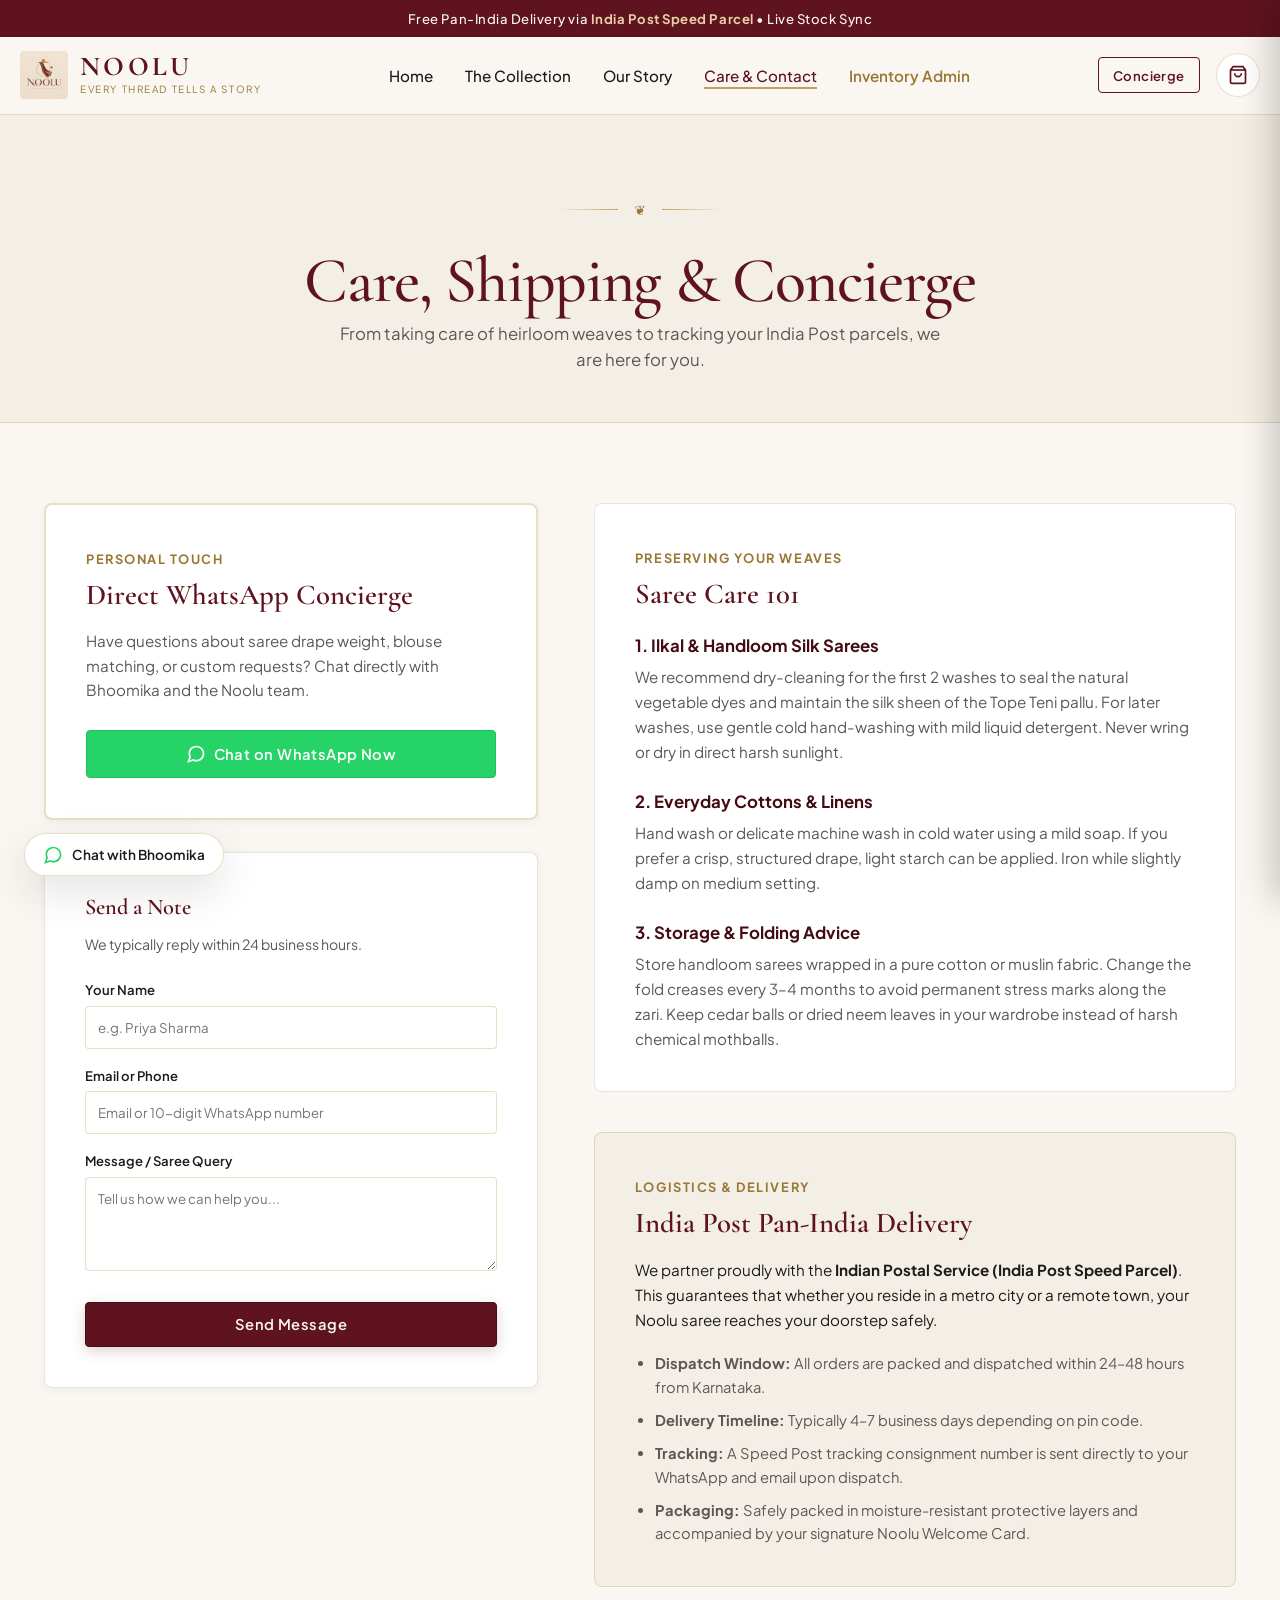
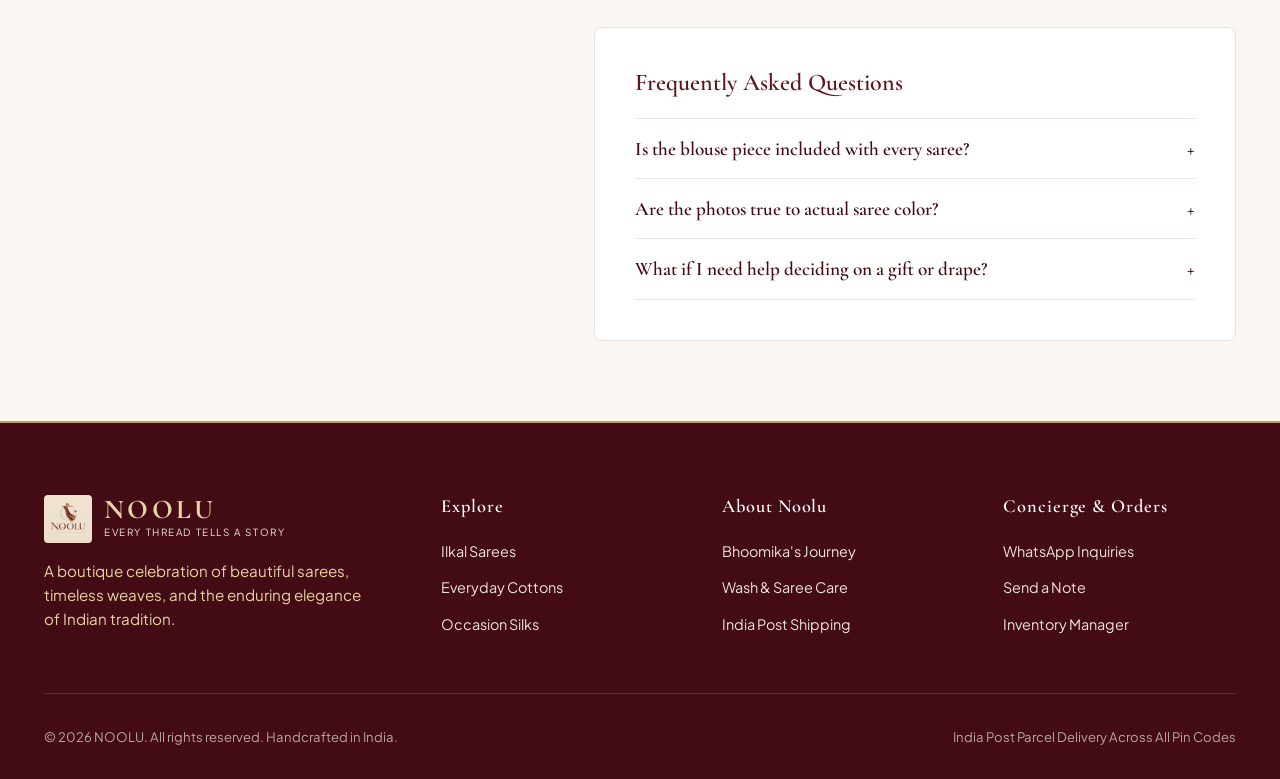
<file: contact.html>
<!DOCTYPE html>
<html lang="en">
<head>
  <meta charset="UTF-8">
  <meta name="viewport" content="width=device-width, initial-scale=1.0">
  <title>Saree Care & Concierge Contact — NOOLU</title>
  <meta name="description" content="Saree wash and preservation tips, India Post parcel information, and direct WhatsApp concierge assistance for Noolu sarees.">
  <link rel="stylesheet" href="assets/css/style.css">
</head>
<body>

  <!-- Top Announcement Ribbon -->
  <div class="announcement-bar">
    <span>Free Pan-India Delivery via <strong>India Post Speed Parcel</strong> • Live Stock Sync</span>
  </div>

  <!-- Header Navigation -->
  <header class="site-header">
    <div class="container header-inner">
      <a href="index.html" class="brand-logo-wrap">
        <img src="assets/images/noolu-logo.jpg" alt="Noolu" class="brand-logo-img">
        <div class="brand-logo-text">
          <span class="brand-logo-name">NOOLU</span>
          <span class="brand-logo-tagline">Every thread tells a story</span>
        </div>
      </a>

      <nav>
        <ul class="nav-links">
          <li><a href="index.html">Home</a></li>
          <li><a href="shop.html">The Collection</a></li>
          <li><a href="story.html">Our Story</a></li>
          <li><a href="contact.html" class="active">Care & Contact</a></li>
          <li><a href="admin.html" style="color: var(--gold-dark); font-weight: 600;">Inventory Admin</a></li>
        </ul>
      </nav>

      <div class="header-actions">
        <button class="btn btn-sm btn-outline" onclick="openWhatsAppInquiry()">Concierge</button>
        <button class="btn-icon js-open-cart" aria-label="Shopping Bag">
          <svg width="20" height="20" viewBox="0 0 24 24" fill="none" stroke="currentColor" stroke-width="2">
            <path d="M6 2L3 6v14a2 2 0 0 0 2 2h14a2 2 0 0 0 2-2V6l-3-4z"></path>
            <line x1="3" y1="6" x2="21" y2="6"></line>
            <path d="M16 10a4 4 0 0 1-8 0"></path>
          </svg>
          <span class="cart-count-badge" style="display: none;">0</span>
        </button>

        <button class="btn-icon mobile-menu-btn" aria-label="Toggle Menu">
          <svg width="22" height="22" viewBox="0 0 24 24" fill="none" stroke="currentColor" stroke-width="2"><line x1="3" y1="12" x2="21" y2="12"></line><line x1="3" y1="6" x2="21" y2="6"></line><line x1="3" y1="18" x2="21" y2="18"></line></svg>
        </button>
      </div>
    </div>
  </header>

  <!-- Hero Header -->
  <section style="background: var(--cream); padding: 4rem 0 3rem 0; border-bottom: 1px solid var(--border-gold); text-align: center;">
    <div class="container container-narrow">
      <div class="ornament-divider">
        <span class="ornament-icon">❦</span>
      </div>
      <h1 class="display-title" style="color: var(--maroon);">Care, Shipping & Concierge</h1>
      <p class="section-subtitle" style="margin-bottom: 0;">
        From taking care of heirloom weaves to tracking your India Post parcels, we are here for you.
      </p>
    </div>
  </section>

  <!-- Two Column Content: Contact & WhatsApp on Left, Care & FAQs on Right -->
  <main style="padding: 5rem 0; background: var(--ivory);">
    <div class="container">
      <div style="display: grid; grid-template-columns: 1fr 1.3fr; gap: 3.5rem; align-items: start;">
        
        <!-- Left: Direct Concierge & Contact Form -->
        <div style="display: flex; flex-direction: column; gap: 2rem;">
          
          <div style="background: var(--white); border: 2px solid var(--border-gold); border-radius: var(--radius-md); padding: 2.5rem; box-shadow: var(--shadow-sm);">
            <span style="font-size: 0.8rem; font-weight: 700; letter-spacing: 0.12em; text-transform: uppercase; color: var(--gold-dark);">Personal Touch</span>
            <h2 style="font-size: 1.8rem; color: var(--maroon); margin: 0.4rem 0 1rem 0;">Direct WhatsApp Concierge</h2>
            <p style="font-size: 0.95rem; color: var(--charcoal-muted); line-height: 1.6; margin-bottom: 1.75rem;">
              Have questions about saree drape weight, blouse matching, or custom requests? Chat directly with Bhoomika and the Noolu team.
            </p>

            <button class="btn btn-whatsapp btn-block" onclick="openWhatsAppInquiry()">
              <svg width="20" height="20" viewBox="0 0 24 24" fill="none" stroke="currentColor" stroke-width="2"><path d="M21 11.5a8.38 8.38 0 0 1-.9 3.8 8.5 8.5 0 0 1-7.6 4.7 8.38 8.38 0 0 1-3.8-.9L3 21l1.9-5.7a8.38 8.38 0 0 1-.9-3.8 8.5 8.5 0 0 1 4.7-7.6 8.38 8.38 0 0 1 3.8-.9h.5a8.48 8.48 0 0 1 8 8v.5z"></path></svg>
              Chat on WhatsApp Now
            </button>
          </div>

          <!-- Email Inquiry Form -->
          <div style="background: var(--white); border: 1px solid var(--border-subtle); border-radius: var(--radius-md); padding: 2.5rem; box-shadow: var(--shadow-sm);">
            <h3 style="font-size: 1.4rem; color: var(--maroon); margin-bottom: 0.75rem;">Send a Note</h3>
            <p style="font-size: 0.88rem; color: var(--charcoal-muted); margin-bottom: 1.5rem;">We typically reply within 24 business hours.</p>

            <form onsubmit="event.preventDefault(); showToast('Thank you! Your note has been received.', 'success'); this.reset();" style="display: flex; flex-direction: column; gap: 1rem;">
              <div>
                <label style="font-size: 0.82rem; font-weight: 600; display: block; margin-bottom: 0.35rem;">Your Name</label>
                <input type="text" required placeholder="e.g. Priya Sharma" style="width: 100%; padding: 0.75rem; border: 1px solid var(--border-gold); border-radius: var(--radius-sm); font-family: inherit;">
              </div>

              <div>
                <label style="font-size: 0.82rem; font-weight: 600; display: block; margin-bottom: 0.35rem;">Email or Phone</label>
                <input type="text" required placeholder="Email or 10-digit WhatsApp number" style="width: 100%; padding: 0.75rem; border: 1px solid var(--border-gold); border-radius: var(--radius-sm); font-family: inherit;">
              </div>

              <div>
                <label style="font-size: 0.82rem; font-weight: 600; display: block; margin-bottom: 0.35rem;">Message / Saree Query</label>
                <textarea rows="4" required placeholder="Tell us how we can help you..." style="width: 100%; padding: 0.75rem; border: 1px solid var(--border-gold); border-radius: var(--radius-sm); font-family: inherit;"></textarea>
              </div>

              <button type="submit" class="btn btn-primary" style="margin-top: 0.5rem;">Send Message</button>
            </form>
          </div>

        </div>

        <!-- Right: Care 101, Shipping Policies, FAQs -->
        <div style="display: flex; flex-direction: column; gap: 2.5rem;">

          <!-- Saree Wash & Care 101 -->
          <div style="background: var(--white); border: 1px solid var(--border-subtle); border-radius: var(--radius-md); padding: 2.5rem;" id="care">
            <span style="font-size: 0.8rem; font-weight: 700; letter-spacing: 0.12em; text-transform: uppercase; color: var(--gold-dark);">Preserving Your Weaves</span>
            <h2 style="font-size: 1.8rem; color: var(--maroon); margin: 0.4rem 0 1.25rem 0;">Saree Care 101</h2>

            <div style="display: flex; flex-direction: column; gap: 1.5rem; font-size: 0.95rem; line-height: 1.65; color: var(--charcoal);">
              <div>
                <strong style="color: var(--maroon-dark); font-size: 1.05rem;">1. Ilkal & Handloom Silk Sarees</strong>
                <p style="color: var(--charcoal-muted); margin-top: 0.25rem;">
                  We recommend dry-cleaning for the first 2 washes to seal the natural vegetable dyes and maintain the silk sheen of the Tope Teni pallu. For later washes, use gentle cold hand-washing with mild liquid detergent. Never wring or dry in direct harsh sunlight.
                </p>
              </div>

              <div>
                <strong style="color: var(--maroon-dark); font-size: 1.05rem;">2. Everyday Cottons & Linens</strong>
                <p style="color: var(--charcoal-muted); margin-top: 0.25rem;">
                  Hand wash or delicate machine wash in cold water using a mild soap. If you prefer a crisp, structured drape, light starch can be applied. Iron while slightly damp on medium setting.
                </p>
              </div>

              <div>
                <strong style="color: var(--maroon-dark); font-size: 1.05rem;">3. Storage & Folding Advice</strong>
                <p style="color: var(--charcoal-muted); margin-top: 0.25rem;">
                  Store handloom sarees wrapped in a pure cotton or muslin fabric. Change the fold creases every 3–4 months to avoid permanent stress marks along the zari. Keep cedar balls or dried neem leaves in your wardrobe instead of harsh chemical mothballs.
                </p>
              </div>
            </div>
          </div>

          <!-- India Post Shipping Policy -->
          <div style="background: var(--cream); border: 1px solid var(--border-gold); border-radius: var(--radius-md); padding: 2.5rem;" id="shipping">
            <span style="font-size: 0.8rem; font-weight: 700; letter-spacing: 0.12em; text-transform: uppercase; color: var(--gold-dark);">Logistics & Delivery</span>
            <h2 style="font-size: 1.8rem; color: var(--maroon); margin: 0.4rem 0 1rem 0;">India Post Pan-India Delivery</h2>
            <p style="font-size: 0.95rem; color: var(--charcoal); line-height: 1.65; margin-bottom: 1.25rem;">
              We partner proudly with the <strong>Indian Postal Service (India Post Speed Parcel)</strong>. This guarantees that whether you reside in a metro city or a remote town, your Noolu saree reaches your doorstep safely.
            </p>

            <ul style="padding-left: 1.25rem; font-size: 0.92rem; color: var(--charcoal-muted); display: flex; flex-direction: column; gap: 0.6rem;">
              <li><strong>Dispatch Window:</strong> All orders are packed and dispatched within 24–48 hours from Karnataka.</li>
              <li><strong>Delivery Timeline:</strong> Typically 4–7 business days depending on pin code.</li>
              <li><strong>Tracking:</strong> A Speed Post tracking consignment number is sent directly to your WhatsApp and email upon dispatch.</li>
              <li><strong>Packaging:</strong> Safely packed in moisture-resistant protective layers and accompanied by your signature Noolu Welcome Card.</li>
            </ul>
          </div>

          <!-- Frequently Asked Questions Accordion -->
          <div style="background: var(--white); border: 1px solid var(--border-subtle); border-radius: var(--radius-md); padding: 2.5rem;">
            <h3 style="font-size: 1.5rem; color: var(--maroon); margin-bottom: 1.25rem;">Frequently Asked Questions</h3>

            <div class="accordion-group">
              <div class="accordion-item">
                <button class="accordion-header">
                  <span>Is the blouse piece included with every saree?</span>
                  <span class="accordion-icon">+</span>
                </button>
                <div class="accordion-body" style="display: none;">
                  <p>Yes, all our sarees include an unstitched 80cm blouse piece (either running matching fabric or a coordinated contrast piece with zari border) as specified on each saree page.</p>
                </div>
              </div>

              <div class="accordion-item">
                <button class="accordion-header">
                  <span>Are the photos true to actual saree color?</span>
                  <span class="accordion-icon">+</span>
                </button>
                <div class="accordion-body" style="display: none;">
                  <p>We shoot our sarees in soft, natural ambient daylight without heavy filtering to represent the authentic weave color. Slight variations may occur due to individual phone screen calibrations.</p>
                </div>
              </div>

              <div class="accordion-item">
                <button class="accordion-header">
                  <span>What if I need help deciding on a gift or drape?</span>
                  <span class="accordion-icon">+</span>
                </button>
                <div class="accordion-body" style="display: none;">
                  <p>You can tap the WhatsApp Concierge button at any time! We are always happy to share additional photos, video drape snippets, or styling suggestions.</p>
                </div>
              </div>
            </div>
          </div>

        </div>

      </div>
    </div>
  </main>

  <!-- Footer -->
  <footer class="site-footer">
    <div class="container">
      <div class="footer-grid">
        <div class="footer-brand-col">
          <div class="brand-logo-wrap">
            <img src="assets/images/noolu-logo.jpg" alt="Noolu" class="brand-logo-img">
            <div class="brand-logo-text">
              <span class="brand-logo-name" style="color: var(--gold-light);">NOOLU</span>
              <span class="brand-logo-tagline" style="color: var(--sand);">Every thread tells a story</span>
            </div>
          </div>
          <p>A boutique celebration of beautiful sarees, timeless weaves, and the enduring elegance of Indian tradition.</p>
        </div>

        <div class="footer-col">
          <h4>Explore</h4>
          <ul>
            <li><a href="shop.html?category=ilkal">Ilkal Sarees</a></li>
            <li><a href="shop.html?category=cotton">Everyday Cottons</a></li>
            <li><a href="shop.html?category=silk">Occasion Silks</a></li>
          </ul>
        </div>

        <div class="footer-col">
          <h4>About Noolu</h4>
          <ul>
            <li><a href="story.html">Bhoomika's Journey</a></li>
            <li><a href="contact.html#care">Wash & Saree Care</a></li>
            <li><a href="contact.html#shipping">India Post Shipping</a></li>
          </ul>
        </div>

        <div class="footer-col">
          <h4>Concierge & Orders</h4>
          <ul>
            <li><a href="javascript:void(0)" onclick="openWhatsAppInquiry()">WhatsApp Inquiries</a></li>
            <li><a href="contact.html">Send a Note</a></li>
            <li><a href="admin.html">Inventory Manager</a></li>
          </ul>
        </div>
      </div>

      <div class="footer-bottom">
        <span>© 2026 NOOLU. All rights reserved. Handcrafted in India.</span>
        <span>India Post Parcel Delivery Across All Pin Codes</span>
      </div>
    </div>
  </footer>

  <!-- Floating Concierge Pill -->
  <a href="javascript:void(0)" onclick="openWhatsAppInquiry()" class="floating-concierge-pill" aria-label="Chat on WhatsApp">
    <svg width="20" height="20" viewBox="0 0 24 24" fill="none" stroke="currentColor" stroke-width="2"><path d="M21 11.5a8.38 8.38 0 0 1-.9 3.8 8.5 8.5 0 0 1-7.6 4.7 8.38 8.38 0 0 1-3.8-.9L3 21l1.9-5.7a8.38 8.38 0 0 1-.9-3.8 8.5 8.5 0 0 1 4.7-7.6 8.38 8.38 0 0 1 3.8-.9h.5a8.48 8.48 0 0 1 8 8v.5z"></path></svg>
    <span>Chat with Bhoomika</span>
  </a>

  <!-- Cart Slide-Over Drawer -->
  <div class="cart-drawer-overlay" id="cartDrawerOverlay"></div>
  <aside class="cart-drawer" id="cartDrawer" aria-label="Shopping Cart">
    <div class="cart-drawer-header">
      <h3>Your Saree Bag</h3>
      <button class="btn-icon" id="cartDrawerClose" aria-label="Close Bag">✕</button>
    </div>
    <div class="cart-drawer-items" id="cartDrawerItems"></div>
    <div class="cart-drawer-footer">
      <div class="cart-shipping-note">
        <svg width="16" height="16" viewBox="0 0 24 24" fill="none" stroke="currentColor" stroke-width="2"><polyline points="20 6 9 17 4 12"></polyline></svg>
        <span>Eligible for Free Speed Post Delivery across India</span>
      </div>
      <div class="cart-summary-row">
        <span>Subtotal</span>
        <span class="cart-total-price" id="cartTotalPrice">₹0</span>
      </div>
      <button class="btn btn-primary btn-block" id="cartCheckoutBtn">
        Confirm Order & Decrement Stock (-1)
      </button>
    </div>
  </aside>

  <!-- Scripts -->
  <script src="data/sarees.js"></script>
  <script src="assets/js/inventory.js"></script>
  <script src="assets/js/main.js"></script>
</body>
</html>
</file>
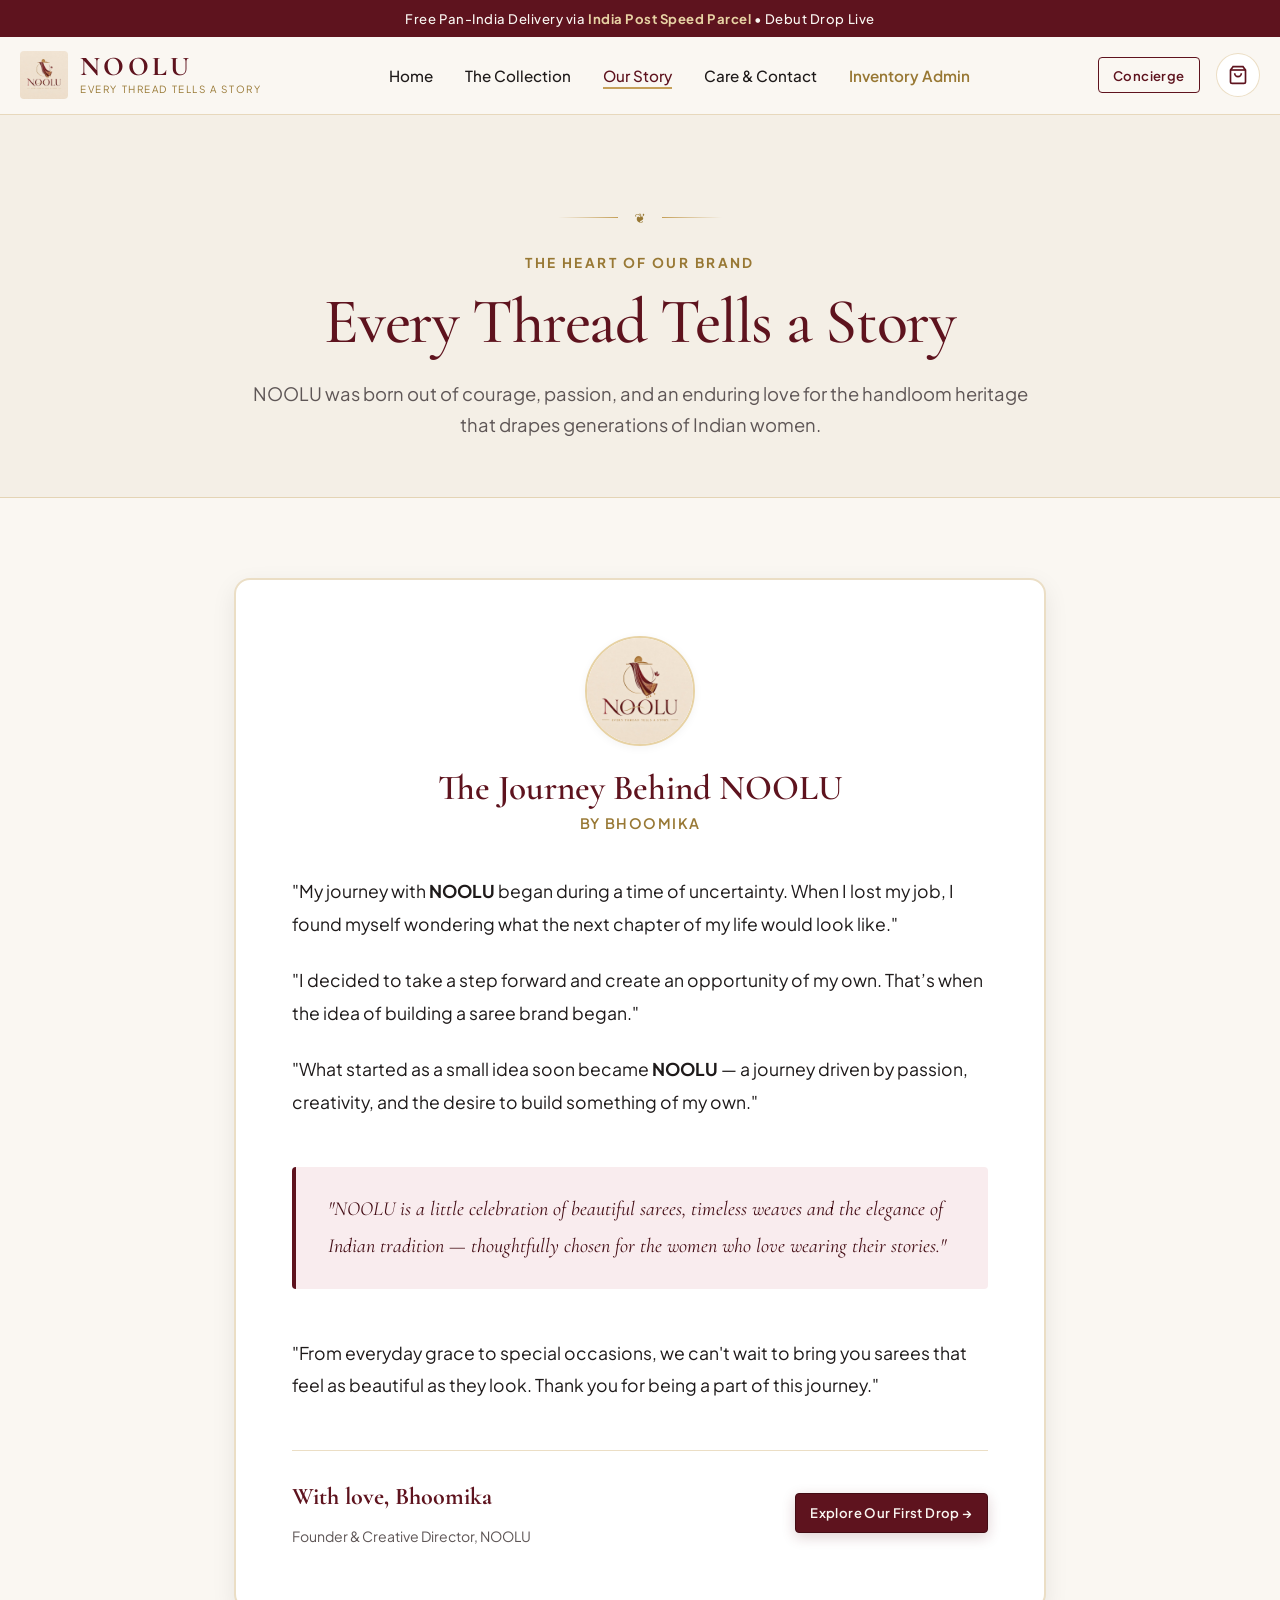
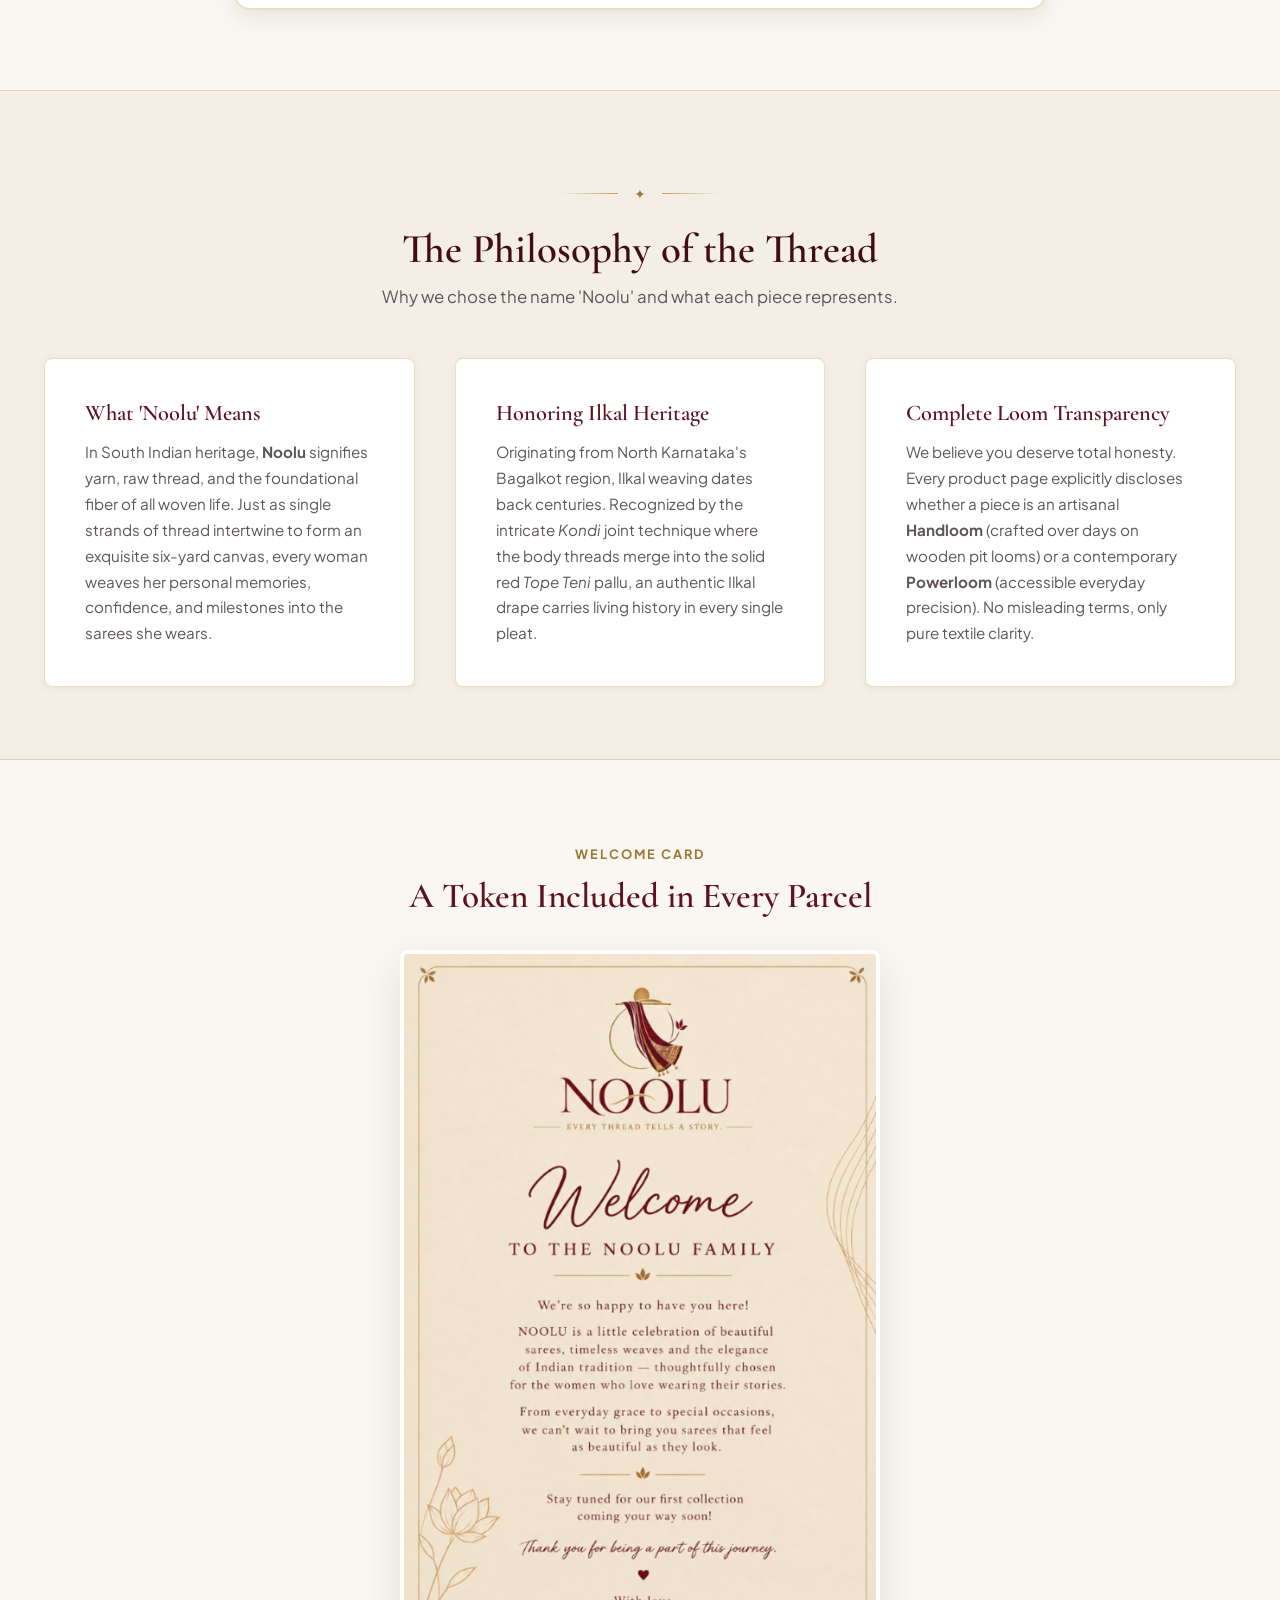
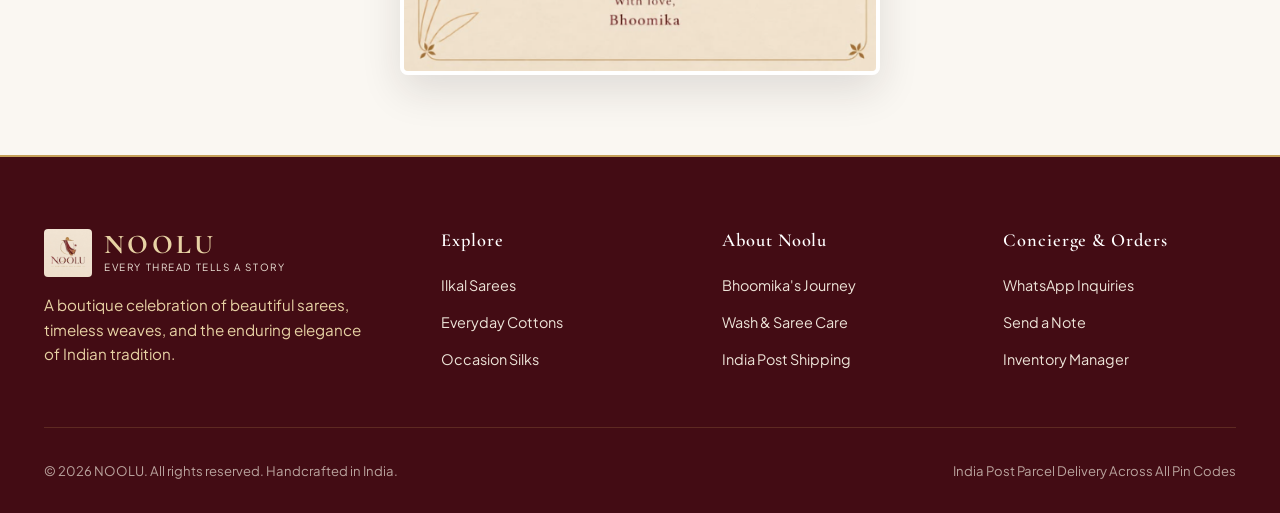
<file: story.html>
<!DOCTYPE html>
<html lang="en">
<head>
  <meta charset="UTF-8">
  <meta name="viewport" content="width=device-width, initial-scale=1.0">
  <title>Our Story — NOOLU | From Uncertainty to Craft</title>
  <meta name="description" content="Discover the journey behind NOOLU. Founded by Bhoomika to celebrate authentic Indian weaves, timeless sarees, and generational artisan stories.">
  <link rel="stylesheet" href="assets/css/style.css">
</head>
<body>

  <!-- Top Announcement Ribbon -->
  <div class="announcement-bar">
    <span>Free Pan-India Delivery via <strong>India Post Speed Parcel</strong> • Debut Drop Live</span>
  </div>

  <!-- Header Navigation -->
  <header class="site-header">
    <div class="container header-inner">
      <a href="index.html" class="brand-logo-wrap">
        <img src="assets/images/noolu-logo.jpg" alt="Noolu" class="brand-logo-img">
        <div class="brand-logo-text">
          <span class="brand-logo-name">NOOLU</span>
          <span class="brand-logo-tagline">Every thread tells a story</span>
        </div>
      </a>

      <nav>
        <ul class="nav-links">
          <li><a href="index.html">Home</a></li>
          <li><a href="shop.html">The Collection</a></li>
          <li><a href="story.html" class="active">Our Story</a></li>
          <li><a href="contact.html">Care & Contact</a></li>
          <li><a href="admin.html" style="color: var(--gold-dark); font-weight: 600;">Inventory Admin</a></li>
        </ul>
      </nav>

      <div class="header-actions">
        <button class="btn btn-sm btn-outline" onclick="openWhatsAppInquiry()">Concierge</button>
        <button class="btn-icon js-open-cart" aria-label="Shopping Bag">
          <svg width="20" height="20" viewBox="0 0 24 24" fill="none" stroke="currentColor" stroke-width="2">
            <path d="M6 2L3 6v14a2 2 0 0 0 2 2h14a2 2 0 0 0 2-2V6l-3-4z"></path>
            <line x1="3" y1="6" x2="21" y2="6"></line>
            <path d="M16 10a4 4 0 0 1-8 0"></path>
          </svg>
          <span class="cart-count-badge" style="display: none;">0</span>
        </button>

        <button class="btn-icon mobile-menu-btn" aria-label="Toggle Menu">
          <svg width="22" height="22" viewBox="0 0 24 24" fill="none" stroke="currentColor" stroke-width="2"><line x1="3" y1="12" x2="21" y2="12"></line><line x1="3" y1="6" x2="21" y2="6"></line><line x1="3" y1="18" x2="21" y2="18"></line></svg>
        </button>
      </div>
    </div>
  </header>

  <!-- Story Hero -->
  <section style="background: var(--cream); padding: 4.5rem 0 3.5rem 0; border-bottom: 1px solid var(--border-gold); text-align: center;">
    <div class="container container-narrow">
      <div class="ornament-divider">
        <span class="ornament-icon">❦</span>
      </div>
      <span style="font-size: 0.85rem; text-transform: uppercase; letter-spacing: 0.18em; color: var(--gold-dark); font-weight: 700;">The Heart of Our Brand</span>
      <h1 class="display-title" style="margin-top: 0.5rem; color: var(--maroon);">Every Thread Tells a Story</h1>
      <p style="font-size: 1.15rem; color: var(--charcoal-muted); line-height: 1.7; margin-top: 1rem;">
        NOOLU was born out of courage, passion, and an enduring love for the handloom heritage that drapes generations of Indian women.
      </p>
    </div>
  </section>

  <!-- Founder Narrative -->
  <section style="padding: 5rem 0; background: var(--ivory);">
    <div class="container container-narrow">
      <div style="background: var(--white); border: 2px solid var(--border-gold); border-radius: var(--radius-lg); padding: 3.5rem; box-shadow: var(--shadow-md);">
        
        <div style="text-align: center; margin-bottom: 2.5rem;">
          <img src="assets/images/noolu-logo.jpg" alt="Noolu" style="width: 110px; margin: 0 auto; border-radius: 50%; box-shadow: var(--shadow-sm); border: 2px solid var(--gold-light);">
          <h2 style="font-size: 2.2rem; color: var(--maroon); margin-top: 1.25rem;">The Journey Behind NOOLU</h2>
          <span style="font-size: 0.9rem; color: var(--gold-dark); text-transform: uppercase; letter-spacing: 0.1em; font-weight: 600;">By Bhoomika</span>
        </div>

        <div style="font-size: 1.1rem; line-height: 1.85; color: var(--charcoal); display: flex; flex-direction: column; gap: 1.5rem;">
          <p>
            "My journey with <strong>NOOLU</strong> began during a time of uncertainty. When I lost my job, I found myself wondering what the next chapter of my life would look like."
          </p>
          <p>
            "I decided to take a step forward and create an opportunity of my own. That’s when the idea of building a saree brand began."
          </p>
          <p>
            "What started as a small idea soon became <strong>NOOLU</strong> — a journey driven by passion, creativity, and the desire to build something of my own."
          </p>

          <div style="margin: 1.5rem 0; padding: 1.5rem 2rem; background: var(--maroon-soft); border-left: 4px solid var(--maroon); border-radius: var(--radius-sm);">
            <p style="font-family: var(--font-serif); font-size: 1.25rem; color: var(--maroon-dark); font-style: italic; margin-bottom: 0;">
              "NOOLU is a little celebration of beautiful sarees, timeless weaves and the elegance of Indian tradition — thoughtfully chosen for the women who love wearing their stories."
            </p>
          </div>

          <p>
            "From everyday grace to special occasions, we can't wait to bring you sarees that feel as beautiful as they look. Thank you for being a part of this journey."
          </p>

          <div style="margin-top: 1.5rem; padding-top: 1.5rem; border-top: 1px solid var(--border-gold); display: flex; justify-content: space-between; align-items: center; flex-wrap: wrap; gap: 1rem;">
            <div>
              <strong style="font-family: var(--font-serif); font-size: 1.5rem; color: var(--maroon); display: block;">With love, Bhoomika</strong>
              <span style="font-size: 0.88rem; color: var(--charcoal-muted);">Founder & Creative Director, NOOLU</span>
            </div>
            <a href="shop.html" class="btn btn-primary btn-sm">Explore Our First Drop →</a>
          </div>
        </div>

      </div>
    </div>
  </section>

  <!-- The Weave & The Craft Section -->
  <section style="padding: 4.5rem 0; background: var(--cream); border-top: 1px solid var(--border-gold); border-bottom: 1px solid var(--border-gold);" id="craft">
    <div class="container">
      <div class="ornament-divider">
        <span class="ornament-icon">✦</span>
      </div>
      <h2 class="section-title">The Philosophy of the Thread</h2>
      <p class="section-subtitle">Why we chose the name 'Noolu' and what each piece represents.</p>

      <div style="display: grid; grid-template-columns: repeat(auto-fit, minmax(300px, 1fr)); gap: 2.5rem; margin-top: 3rem;">
        <div style="background: var(--white); padding: 2.5rem; border-radius: var(--radius-md); border: 1px solid var(--border-gold); box-shadow: var(--shadow-sm);">
          <h3 style="font-size: 1.4rem; color: var(--maroon); margin-bottom: 0.75rem;">What 'Noolu' Means</h3>
          <p style="font-size: 0.95rem; line-height: 1.7; color: var(--charcoal-muted);">
            In South Indian heritage, <strong>Noolu</strong> signifies yarn, raw thread, and the foundational fiber of all woven life. Just as single strands of thread intertwine to form an exquisite six-yard canvas, every woman weaves her personal memories, confidence, and milestones into the sarees she wears.
          </p>
        </div>

        <div style="background: var(--white); padding: 2.5rem; border-radius: var(--radius-md); border: 1px solid var(--border-gold); box-shadow: var(--shadow-sm);">
          <h3 style="font-size: 1.4rem; color: var(--maroon); margin-bottom: 0.75rem;">Honoring Ilkal Heritage</h3>
          <p style="font-size: 0.95rem; line-height: 1.7; color: var(--charcoal-muted);">
            Originating from North Karnataka's Bagalkot region, Ilkal weaving dates back centuries. Recognized by the intricate <em>Kondi</em> joint technique where the body threads merge into the solid red <em>Tope Teni</em> pallu, an authentic Ilkal drape carries living history in every single pleat.
          </p>
        </div>

        <div style="background: var(--white); padding: 2.5rem; border-radius: var(--radius-md); border: 1px solid var(--border-gold); box-shadow: var(--shadow-sm);">
          <h3 style="font-size: 1.4rem; color: var(--maroon); margin-bottom: 0.75rem;">Complete Loom Transparency</h3>
          <p style="font-size: 0.95rem; line-height: 1.7; color: var(--charcoal-muted);">
            We believe you deserve total honesty. Every product page explicitly discloses whether a piece is an artisanal <strong>Handloom</strong> (crafted over days on wooden pit looms) or a contemporary <strong>Powerloom</strong> (accessible everyday precision). No misleading terms, only pure textile clarity.
          </p>
        </div>
      </div>
    </div>
  </section>

  <!-- Welcome Card Highlight Showcase -->
  <section style="padding: 5rem 0; background: var(--ivory); text-align: center;">
    <div class="container container-narrow">
      <span style="font-size: 0.8rem; text-transform: uppercase; letter-spacing: 0.16em; color: var(--gold-dark); font-weight: 700;">Welcome Card</span>
      <h2 style="font-size: 2.2rem; color: var(--maroon); margin: 0.5rem 0 2rem 0;">A Token Included in Every Parcel</h2>
      <div style="max-width: 480px; margin: 0 auto; box-shadow: var(--shadow-lg); border-radius: var(--radius-md); overflow: hidden; border: 4px solid var(--white);">
        <img src="assets/images/noolu-welcome.png" alt="Noolu Official Welcome Note" style="width: 100%;">
      </div>
    </div>
  </section>

  <!-- Footer -->
  <footer class="site-footer">
    <div class="container">
      <div class="footer-grid">
        <div class="footer-brand-col">
          <div class="brand-logo-wrap">
            <img src="assets/images/noolu-logo.jpg" alt="Noolu" class="brand-logo-img">
            <div class="brand-logo-text">
              <span class="brand-logo-name" style="color: var(--gold-light);">NOOLU</span>
              <span class="brand-logo-tagline" style="color: var(--sand);">Every thread tells a story</span>
            </div>
          </div>
          <p>A boutique celebration of beautiful sarees, timeless weaves, and the enduring elegance of Indian tradition.</p>
        </div>

        <div class="footer-col">
          <h4>Explore</h4>
          <ul>
            <li><a href="shop.html?category=ilkal">Ilkal Sarees</a></li>
            <li><a href="shop.html?category=cotton">Everyday Cottons</a></li>
            <li><a href="shop.html?category=silk">Occasion Silks</a></li>
          </ul>
        </div>

        <div class="footer-col">
          <h4>About Noolu</h4>
          <ul>
            <li><a href="story.html">Bhoomika's Journey</a></li>
            <li><a href="contact.html#care">Wash & Saree Care</a></li>
            <li><a href="contact.html#shipping">India Post Shipping</a></li>
          </ul>
        </div>

        <div class="footer-col">
          <h4>Concierge & Orders</h4>
          <ul>
            <li><a href="javascript:void(0)" onclick="openWhatsAppInquiry()">WhatsApp Inquiries</a></li>
            <li><a href="contact.html">Send a Note</a></li>
            <li><a href="admin.html">Inventory Manager</a></li>
          </ul>
        </div>
      </div>

      <div class="footer-bottom">
        <span>© 2026 NOOLU. All rights reserved. Handcrafted in India.</span>
        <span>India Post Parcel Delivery Across All Pin Codes</span>
      </div>
    </div>
  </footer>

  <!-- Scripts -->
  <script src="data/sarees.js"></script>
  <script src="assets/js/inventory.js"></script>
  <script src="assets/js/main.js"></script>
</body>
</html>
</file>
<file: assets/css/style.css>
/* ============================================================
   NOOLU — Official Stylesheet
   Brand Colors: Heritage Maroon, Warm Ivory, Antiqued Gold
   Typography: Cormorant Garamond / Playfair Display + Plus Jakarta Sans
   ============================================================ */

@import url('https://fonts.googleapis.com/css2?family=Cormorant+Garamond:ital,wght@0,400;0,500;0,600;0,700;1,400;1,600&family=Playfair+Display:ital,wght@0,400;0,600;0,700;1,400&family=Plus+Jakarta+Sans:wght@300;400;500;600;700&display=swap');

:root {
  --maroon-dark: #430C14;
  --maroon: #5E131E;
  --maroon-light: #7E1C2B;
  --maroon-soft: #F9ECEE;
  
  --gold: #C5A059;
  --gold-light: #E7D2A4;
  --gold-dark: #987834;
  --gold-subtle: rgba(197, 160, 89, 0.15);

  --ivory: #FAF7F2;
  --cream: #F4EFE6;
  --sand: #EDE4D8;
  --white: #FFFFFF;

  --charcoal: #1E1A1A;
  --charcoal-muted: #5E5656;
  --border-subtle: rgba(94, 19, 30, 0.12);
  --border-gold: rgba(197, 160, 89, 0.35);

  --font-serif: 'Cormorant Garamond', 'Playfair Display', Georgia, serif;
  --font-display: 'Playfair Display', Georgia, serif;
  --font-sans: 'Plus Jakarta Sans', system-ui, -apple-system, sans-serif;

  --shadow-sm: 0 2px 8px rgba(30, 26, 26, 0.05);
  --shadow-md: 0 8px 24px rgba(30, 26, 26, 0.08);
  --shadow-lg: 0 16px 40px rgba(30, 26, 26, 0.12);

  --radius-sm: 4px;
  --radius-md: 8px;
  --radius-lg: 16px;
  --radius-full: 9999px;

  --transition-smooth: all 0.28s cubic-bezier(0.4, 0, 0.2, 1);
}

/* Base & Reset */
*, *::before, *::after {
  box-sizing: border-box;
  margin: 0;
  padding: 0;
}

html {
  font-size: 16px;
  scroll-behavior: smooth;
  -webkit-text-size-adjust: 100%;
}

body {
  font-family: var(--font-sans);
  background-color: var(--ivory);
  color: var(--charcoal);
  line-height: 1.6;
  font-weight: 400;
  overflow-x: hidden;
  min-height: 100vh;
  display: flex;
  flex-direction: column;
}

img {
  max-width: 100%;
  height: auto;
  display: block;
}

a {
  color: inherit;
  text-decoration: none;
  transition: var(--transition-smooth);
}

button {
  font-family: inherit;
  cursor: pointer;
  border: none;
  background: none;
  transition: var(--transition-smooth);
}

/* Containers & Grid */
.container {
  width: 100%;
  max-width: 1240px;
  margin-left: auto;
  margin-right: auto;
  padding-left: 1.5rem;
  padding-right: 1.5rem;
}

.container-narrow {
  max-width: 860px;
}

/* Typography Helpers */
h1, h2, h3, h4, .font-serif {
  font-family: var(--font-serif);
  font-weight: 600;
  line-height: 1.25;
  color: var(--maroon-dark);
}

.display-title {
  font-family: var(--font-serif);
  font-size: clamp(2.5rem, 5vw, 4.2rem);
  font-weight: 500;
  letter-spacing: -0.02em;
}

.section-title {
  font-size: clamp(1.8rem, 3.2vw, 2.6rem);
  text-align: center;
  margin-bottom: 0.5rem;
}

.section-subtitle {
  text-align: center;
  color: var(--charcoal-muted);
  font-size: 1.05rem;
  max-width: 600px;
  margin: 0 auto 2.5rem auto;
}

.ornament-divider {
  display: flex;
  align-items: center;
  justify-content: center;
  gap: 1rem;
  margin: 1.25rem 0;
}

.ornament-divider::before,
.ornament-divider::after {
  content: "";
  height: 1px;
  width: 60px;
  background: linear-gradient(90deg, transparent, var(--gold));
}

.ornament-divider::after {
  background: linear-gradient(90deg, var(--gold), transparent);
}

.ornament-icon {
  color: var(--gold-dark);
  font-size: 0.85rem;
}

/* Header & Announcement Bar */
.announcement-bar {
  background-color: var(--maroon);
  color: var(--ivory);
  font-size: 0.82rem;
  font-weight: 500;
  letter-spacing: 0.04em;
  padding: 0.5rem 1rem;
  text-align: center;
  display: flex;
  align-items: center;
  justify-content: center;
  gap: 0.5rem;
}

.announcement-bar strong {
  color: var(--gold-light);
}

.site-header {
  position: sticky;
  top: 0;
  z-index: 100;
  background: rgba(250, 247, 242, 0.94);
  backdrop-filter: blur(10px);
  border-bottom: 1px solid var(--border-gold);
  transition: var(--transition-smooth);
}

.header-inner {
  display: flex;
  align-items: center;
  justify-content: space-between;
  padding: 0.9rem 0;
}

.brand-logo-wrap {
  display: flex;
  align-items: center;
  gap: 0.75rem;
}

.brand-logo-img {
  height: 48px;
  width: auto;
  border-radius: var(--radius-sm);
}

.brand-logo-text {
  display: flex;
  flex-direction: column;
}

.brand-logo-name {
  font-family: var(--font-serif);
  font-size: 1.7rem;
  font-weight: 700;
  letter-spacing: 0.12em;
  color: var(--maroon);
  line-height: 1;
}

.brand-logo-tagline {
  font-size: 0.62rem;
  letter-spacing: 0.16em;
  color: var(--gold-dark);
  text-transform: uppercase;
  margin-top: 2px;
}

.nav-links {
  display: flex;
  align-items: center;
  gap: 2rem;
  list-style: none;
}

.nav-links a {
  font-size: 0.95rem;
  font-weight: 500;
  color: var(--charcoal);
  position: relative;
  padding: 0.3rem 0;
}

.nav-links a:hover,
.nav-links a.active {
  color: var(--maroon);
}

.nav-links a::after {
  content: "";
  position: absolute;
  bottom: 0;
  left: 0;
  width: 0;
  height: 2px;
  background-color: var(--gold);
  transition: var(--transition-smooth);
}

.nav-links a:hover::after,
.nav-links a.active::after {
  width: 100%;
}

.header-actions {
  display: flex;
  align-items: center;
  gap: 1rem;
}

.btn-icon {
  width: 44px;
  height: 44px;
  display: flex;
  align-items: center;
  justify-content: center;
  border-radius: var(--radius-full);
  color: var(--maroon);
  border: 1px solid var(--border-gold);
  background: var(--white);
  position: relative;
  transition: var(--transition-smooth);
}

.btn-icon:hover {
  background: var(--maroon-soft);
  transform: translateY(-1px);
}

.cart-count-badge {
  position: absolute;
  top: -4px;
  right: -4px;
  background-color: var(--maroon);
  color: var(--white);
  font-size: 0.7rem;
  font-weight: 700;
  width: 20px;
  height: 20px;
  border-radius: 50%;
  display: flex;
  align-items: center;
  justify-content: center;
  border: 2px solid var(--ivory);
}

.mobile-menu-btn {
  display: none;
}

/* Buttons */
.btn {
  display: inline-flex;
  align-items: center;
  justify-content: center;
  gap: 0.5rem;
  padding: 0.8rem 1.6rem;
  font-size: 0.92rem;
  font-weight: 600;
  border-radius: var(--radius-sm);
  letter-spacing: 0.03em;
  transition: var(--transition-smooth);
  min-height: 44px;
  min-width: 44px;
}

.btn-primary {
  background-color: var(--maroon);
  color: var(--ivory);
  border: 1px solid var(--maroon-dark);
  box-shadow: 0 4px 14px rgba(94, 19, 30, 0.2);
}

.btn-primary:hover {
  background-color: var(--maroon-dark);
  color: var(--white);
  transform: translateY(-2px);
  box-shadow: 0 6px 18px rgba(94, 19, 30, 0.28);
}

.btn-outline {
  background-color: transparent;
  color: var(--maroon);
  border: 1.5px solid var(--maroon);
}

.btn-outline:hover {
  background-color: var(--maroon-soft);
  color: var(--maroon-dark);
  transform: translateY(-2px);
}

.btn-gold {
  background: linear-gradient(135deg, var(--gold), var(--gold-dark));
  color: var(--white);
  border: none;
}

.btn-gold:hover {
  filter: brightness(1.1);
  transform: translateY(-2px);
}

.btn-whatsapp {
  background-color: #25D366;
  color: var(--white);
  border: 1px solid #1EBE5D;
}

.btn-whatsapp:hover {
  background-color: #1EBE5D;
  transform: translateY(-2px);
}

.btn-sm {
  padding: 0.45rem 0.9rem;
  font-size: 0.82rem;
  min-height: 36px;
}

.btn-block {
  width: 100%;
}

/* Hero Section */
.hero-section {
  position: relative;
  background: linear-gradient(180deg, var(--ivory) 0%, var(--cream) 100%);
  padding: 4rem 0 5rem 0;
  overflow: hidden;
  border-bottom: 1px solid var(--border-gold);
}

.hero-grid {
  display: grid;
  grid-template-columns: 1.1fr 0.9fr;
  gap: 3.5rem;
  align-items: center;
}

.hero-content {
  max-width: 580px;
}

.hero-pill {
  display: inline-flex;
  align-items: center;
  gap: 0.5rem;
  padding: 0.35rem 0.9rem;
  background: var(--gold-subtle);
  border: 1px solid var(--border-gold);
  border-radius: var(--radius-full);
  font-size: 0.8rem;
  font-weight: 600;
  color: var(--gold-dark);
  margin-bottom: 1.25rem;
  letter-spacing: 0.05em;
  text-transform: uppercase;
}

.hero-title {
  font-size: clamp(2.4rem, 4.8vw, 3.8rem);
  font-weight: 600;
  line-height: 1.15;
  margin-bottom: 1.25rem;
  color: var(--maroon-dark);
}

.hero-title em {
  font-style: italic;
  color: var(--maroon);
}

.hero-lead {
  font-size: 1.15rem;
  color: var(--charcoal-muted);
  margin-bottom: 2rem;
  line-height: 1.65;
}

.hero-cta-group {
  display: flex;
  flex-wrap: wrap;
  gap: 1rem;
  margin-bottom: 2.5rem;
}

.hero-badges-row {
  display: flex;
  align-items: center;
  gap: 1.75rem;
  padding-top: 1.5rem;
  border-top: 1px solid var(--border-subtle);
}

.hero-badge-item {
  display: flex;
  align-items: center;
  gap: 0.5rem;
  font-size: 0.85rem;
  color: var(--charcoal-muted);
  font-weight: 500;
}

.hero-badge-item svg {
  color: var(--maroon);
}

.hero-visual-card {
  position: relative;
}

.hero-image-frame {
  position: relative;
  border-radius: 200px 200px 16px 16px;
  overflow: hidden;
  box-shadow: var(--shadow-lg);
  border: 3px solid var(--gold-light);
  background: var(--cream);
  aspect-ratio: 4/5;
}

.hero-image-frame img {
  width: 100%;
  height: 100%;
  object-fit: cover;
  transition: transform 0.6s ease;
}

.hero-image-frame:hover img {
  transform: scale(1.03);
}

.hero-floating-quote {
  position: absolute;
  bottom: -1.25rem;
  left: -1.25rem;
  background: var(--white);
  padding: 1.2rem 1.5rem;
  border-radius: var(--radius-md);
  border-left: 4px solid var(--maroon);
  box-shadow: var(--shadow-md);
  max-width: 280px;
}

.hero-floating-quote p {
  font-family: var(--font-serif);
  font-size: 1.05rem;
  font-style: italic;
  color: var(--maroon);
  line-height: 1.35;
}

.hero-floating-quote span {
  font-size: 0.75rem;
  text-transform: uppercase;
  letter-spacing: 0.1em;
  color: var(--charcoal-muted);
  display: block;
  margin-top: 0.4rem;
}

/* Category Grid Tiles */
.category-strip {
  padding: 4.5rem 0;
  background: var(--white);
}

.category-tiles-grid {
  display: grid;
  grid-template-columns: repeat(3, 1fr);
  gap: 1.75rem;
}

.category-card {
  position: relative;
  border-radius: var(--radius-md);
  overflow: hidden;
  box-shadow: var(--shadow-sm);
  background: var(--cream);
  border: 1px solid var(--border-gold);
  transition: var(--transition-smooth);
  display: flex;
  flex-direction: column;
}

.category-card:hover {
  transform: translateY(-6px);
  box-shadow: var(--shadow-md);
  border-color: var(--maroon);
}

.category-card-media {
  height: 260px;
  overflow: hidden;
  position: relative;
}

.category-card-media img {
  width: 100%;
  height: 100%;
  object-fit: cover;
  transition: transform 0.5s ease;
}

.category-card:hover .category-card-media img {
  transform: scale(1.06);
}

.category-card-body {
  padding: 1.5rem;
  display: flex;
  flex-direction: column;
  flex-grow: 1;
}

.category-tag {
  font-size: 0.72rem;
  font-weight: 700;
  letter-spacing: 0.1em;
  text-transform: uppercase;
  color: var(--gold-dark);
  margin-bottom: 0.4rem;
}

.category-card h3 {
  font-size: 1.5rem;
  margin-bottom: 0.5rem;
  color: var(--maroon-dark);
}

.category-card p {
  font-size: 0.9rem;
  color: var(--charcoal-muted);
  margin-bottom: 1.25rem;
  flex-grow: 1;
}

.category-link {
  font-size: 0.88rem;
  font-weight: 600;
  color: var(--maroon);
  display: inline-flex;
  align-items: center;
  gap: 0.4rem;
}

.category-link:hover {
  color: var(--maroon-dark);
  gap: 0.6rem;
}

/* Saree Product Grid & Cards */
.products-section {
  padding: 5rem 0;
  background: var(--ivory);
}

.product-filter-bar {
  display: flex;
  flex-wrap: wrap;
  align-items: center;
  justify-content: space-between;
  gap: 1rem;
  margin-bottom: 2.5rem;
  padding: 1rem 1.5rem;
  background: var(--white);
  border-radius: var(--radius-md);
  border: 1px solid var(--border-gold);
}

.filter-btn-group {
  display: flex;
  flex-wrap: wrap;
  gap: 0.5rem;
}

.filter-chip {
  padding: 0.45rem 1rem;
  border-radius: var(--radius-full);
  font-size: 0.85rem;
  font-weight: 500;
  background: var(--ivory);
  color: var(--charcoal);
  border: 1px solid var(--border-subtle);
  transition: var(--transition-smooth);
}

.filter-chip:hover {
  background: var(--cream);
  color: var(--maroon);
}

.filter-chip.active {
  background: var(--maroon);
  color: var(--white);
  border-color: var(--maroon);
}

.product-grid {
  display: grid;
  grid-template-columns: repeat(auto-fill, minmax(280px, 1fr));
  gap: 2rem;
}

.product-card {
  background: var(--white);
  border-radius: var(--radius-md);
  overflow: hidden;
  border: 1px solid var(--border-subtle);
  box-shadow: var(--shadow-sm);
  transition: var(--transition-smooth);
  display: flex;
  flex-direction: column;
  position: relative;
}

.product-card:hover {
  transform: translateY(-5px);
  box-shadow: var(--shadow-md);
  border-color: var(--border-gold);
}

.product-card-media {
  position: relative;
  aspect-ratio: 3/4;
  overflow: hidden;
  background: var(--cream);
}

.product-card-media img {
  width: 100%;
  height: 100%;
  object-fit: cover;
  transition: transform 0.5s ease;
}

.product-card:hover .product-card-media img {
  transform: scale(1.05);
}

.product-badge-pill {
  position: absolute;
  top: 12px;
  left: 12px;
  background: rgba(94, 19, 30, 0.92);
  color: var(--white);
  font-size: 0.7rem;
  font-weight: 600;
  letter-spacing: 0.05em;
  text-transform: uppercase;
  padding: 0.3rem 0.7rem;
  border-radius: var(--radius-full);
  backdrop-filter: blur(4px);
  z-index: 2;
}

.product-sku-tag {
  position: absolute;
  top: 12px;
  right: 12px;
  background: rgba(255, 255, 255, 0.9);
  color: var(--charcoal);
  font-size: 0.68rem;
  font-weight: 600;
  padding: 0.25rem 0.55rem;
  border-radius: var(--radius-sm);
  border: 1px solid var(--border-subtle);
  z-index: 2;
}

.stock-indicator {
  display: inline-flex;
  align-items: center;
  gap: 0.35rem;
  font-size: 0.75rem;
  font-weight: 600;
}

.stock-dot {
  width: 8px;
  height: 8px;
  border-radius: 50%;
  background-color: #22C55E;
}

.stock-dot.low {
  background-color: #F59E0B;
  animation: pulse-dot 1.8s infinite;
}

.stock-dot.sold-out {
  background-color: #EF4444;
}

@keyframes pulse-dot {
  0% { transform: scale(1); opacity: 1; }
  50% { transform: scale(1.3); opacity: 0.7; }
  100% { transform: scale(1); opacity: 1; }
}

.product-card-body {
  padding: 1.25rem;
  display: flex;
  flex-direction: column;
  flex-grow: 1;
}

.product-fabric-meta {
  display: flex;
  align-items: center;
  justify-content: space-between;
  font-size: 0.76rem;
  color: var(--gold-dark);
  font-weight: 600;
  text-transform: uppercase;
  letter-spacing: 0.06em;
  margin-bottom: 0.35rem;
}

.product-title {
  font-size: 1.25rem;
  color: var(--maroon-dark);
  margin-bottom: 0.4rem;
  line-height: 1.3;
}

.product-title a:hover {
  color: var(--maroon);
}

.product-card-colors {
  display: flex;
  align-items: center;
  gap: 0.4rem;
  margin-bottom: 0.8rem;
}

.color-dot {
  width: 16px;
  height: 16px;
  border-radius: 50%;
  border: 1.5px solid var(--white);
  box-shadow: 0 0 0 1px rgba(0, 0, 0, 0.15);
  cursor: pointer;
}

.product-price-row {
  display: flex;
  align-items: baseline;
  gap: 0.6rem;
  margin-top: auto;
  margin-bottom: 1rem;
}

.product-price {
  font-size: 1.3rem;
  font-weight: 700;
  color: var(--charcoal);
}

.product-original-price {
  font-size: 0.95rem;
  color: var(--charcoal-muted);
  text-decoration: line-through;
}

.product-card-actions {
  display: grid;
  grid-template-columns: 1fr auto;
  gap: 0.5rem;
}

/* Founder / Welcome Story Feature */
.story-spotlight-section {
  padding: 5rem 0;
  background: var(--cream);
  border-top: 1px solid var(--border-gold);
  border-bottom: 1px solid var(--border-gold);
}

.story-card-wrapper {
  background: var(--ivory);
  border: 2px solid var(--border-gold);
  border-radius: var(--radius-lg);
  padding: 3.5rem;
  position: relative;
  box-shadow: var(--shadow-md);
  background-image: radial-gradient(var(--gold-subtle) 1px, transparent 1px);
  background-size: 24px 24px;
}

.story-grid {
  display: grid;
  grid-template-columns: 1.2fr 0.8fr;
  gap: 3rem;
  align-items: center;
}

.story-quote-tag {
  font-size: 0.82rem;
  letter-spacing: 0.18em;
  text-transform: uppercase;
  color: var(--gold-dark);
  font-weight: 600;
  margin-bottom: 0.8rem;
}

.story-title {
  font-size: clamp(2rem, 3.5vw, 2.8rem);
  margin-bottom: 1.25rem;
  color: var(--maroon);
}

.story-body-text p {
  margin-bottom: 1.25rem;
  color: var(--charcoal);
  font-size: 1.05rem;
  line-height: 1.7;
}

.founder-signature {
  margin-top: 1.5rem;
  padding-top: 1.25rem;
  border-top: 1px solid var(--border-gold);
}

.founder-signature strong {
  display: block;
  font-family: var(--font-serif);
  font-size: 1.4rem;
  color: var(--maroon);
}

.founder-signature span {
  font-size: 0.85rem;
  color: var(--charcoal-muted);
}

.story-visual-wrap {
  text-align: center;
}

.story-card-img-frame {
  border-radius: var(--radius-md);
  border: 8px solid var(--white);
  box-shadow: var(--shadow-lg);
  overflow: hidden;
  max-width: 380px;
  margin: 0 auto;
}

/* Three Craft Values Strip */
.craft-values-section {
  padding: 4.5rem 0;
  background: var(--white);
}

.craft-values-grid {
  display: grid;
  grid-template-columns: repeat(3, 1fr);
  gap: 2.5rem;
}

.craft-value-item {
  text-align: center;
  padding: 1.5rem;
}

.craft-icon-circle {
  width: 64px;
  height: 64px;
  border-radius: 50%;
  background: var(--maroon-soft);
  color: var(--maroon);
  display: flex;
  align-items: center;
  justify-content: center;
  margin: 0 auto 1.25rem auto;
  border: 1px solid var(--border-gold);
}

.craft-value-item h4 {
  font-size: 1.3rem;
  margin-bottom: 0.5rem;
}

.craft-value-item p {
  font-size: 0.92rem;
  color: var(--charcoal-muted);
}

/* VIP Community Banner */
.vip-banner-section {
  padding: 4.5rem 0;
  background: linear-gradient(135deg, var(--maroon-dark) 0%, var(--maroon) 100%);
  color: var(--ivory);
  text-align: center;
  position: relative;
  overflow: hidden;
}

.vip-banner-inner {
  max-width: 720px;
  margin: 0 auto;
}

.vip-banner-section h2 {
  color: var(--gold-light);
  font-size: clamp(2rem, 3.8vw, 3rem);
  margin-bottom: 1rem;
}

.vip-banner-section p {
  color: var(--sand);
  font-size: 1.1rem;
  margin-bottom: 2rem;
}

.vip-cta-row {
  display: flex;
  flex-wrap: wrap;
  justify-content: center;
  gap: 1rem;
}

/* Product Detail Page (PDP) Layout */
.pdp-section {
  padding: 3rem 0 5rem 0;
}

.pdp-breadcrumb {
  display: flex;
  align-items: center;
  gap: 0.5rem;
  font-size: 0.85rem;
  color: var(--charcoal-muted);
  margin-bottom: 2rem;
}

.pdp-breadcrumb a:hover {
  color: var(--maroon);
}

.pdp-grid {
  display: grid;
  grid-template-columns: 1.1fr 0.9fr;
  gap: 3.5rem;
  align-items: start;
}

.pdp-gallery-wrap {
  display: grid;
  grid-template-columns: 80px 1fr;
  gap: 1rem;
  position: sticky;
  top: 90px;
}

.pdp-thumbnail-column {
  display: flex;
  flex-direction: column;
  gap: 0.75rem;
}

.pdp-thumb-btn {
  aspect-ratio: 1;
  border-radius: var(--radius-sm);
  overflow: hidden;
  border: 2px solid transparent;
  padding: 0;
  opacity: 0.6;
  transition: var(--transition-smooth);
}

.pdp-thumb-btn.active,
.pdp-thumb-btn:hover {
  opacity: 1;
  border-color: var(--maroon);
}

.pdp-thumb-btn img {
  width: 100%;
  height: 100%;
  object-fit: cover;
}

.pdp-main-image-display {
  aspect-ratio: 4/5;
  border-radius: var(--radius-md);
  overflow: hidden;
  border: 1px solid var(--border-gold);
  background: var(--cream);
  box-shadow: var(--shadow-md);
}

.pdp-main-image-display img {
  width: 100%;
  height: 100%;
  object-fit: cover;
}

.pdp-info-panel {
  display: flex;
  flex-direction: column;
  gap: 1.5rem;
}

.pdp-top-meta {
  display: flex;
  align-items: center;
  justify-content: space-between;
  gap: 1rem;
}

.pdp-sku-badge {
  font-size: 0.8rem;
  font-weight: 700;
  letter-spacing: 0.08em;
  color: var(--maroon);
  background: var(--maroon-soft);
  padding: 0.3rem 0.7rem;
  border-radius: var(--radius-sm);
  border: 1px solid var(--border-subtle);
}

.pdp-title {
  font-size: clamp(2rem, 3.2vw, 2.7rem);
  color: var(--maroon-dark);
  line-height: 1.2;
}

.pdp-tagline {
  font-size: 1.05rem;
  color: var(--charcoal-muted);
}

.pdp-price-box {
  display: flex;
  align-items: baseline;
  gap: 1rem;
  padding: 1.25rem;
  background: var(--white);
  border-radius: var(--radius-md);
  border: 1px solid var(--border-gold);
}

.pdp-current-price {
  font-size: 2rem;
  font-weight: 700;
  color: var(--maroon-dark);
}

.pdp-tax-note {
  font-size: 0.8rem;
  color: var(--charcoal-muted);
}

.pdp-swatches-box {
  display: flex;
  flex-direction: column;
  gap: 0.6rem;
}

.swatch-label {
  font-size: 0.88rem;
  font-weight: 600;
  color: var(--charcoal);
}

.swatch-options-row {
  display: flex;
  gap: 0.75rem;
}

.color-swatch-btn {
  display: flex;
  align-items: center;
  gap: 0.5rem;
  padding: 0.45rem 0.9rem;
  border: 1.5px solid var(--border-subtle);
  border-radius: var(--radius-full);
  background: var(--white);
  font-size: 0.85rem;
  font-weight: 500;
}

.color-swatch-btn.active {
  border-color: var(--maroon);
  background: var(--maroon-soft);
  color: var(--maroon-dark);
  font-weight: 600;
}

.pdp-action-buttons {
  display: flex;
  flex-direction: column;
  gap: 0.8rem;
}

.pdp-buy-now-btn {
  width: 100%;
  padding: 1rem;
  font-size: 1.05rem;
}

/* Accordion for PDP Specs */
.accordion-group {
  border-top: 1px solid var(--border-subtle);
  margin-top: 1rem;
}

.accordion-item {
  border-bottom: 1px solid var(--border-subtle);
}

.accordion-header {
  width: 100%;
  padding: 1.1rem 0;
  display: flex;
  align-items: center;
  justify-content: space-between;
  font-family: var(--font-serif);
  font-size: 1.2rem;
  font-weight: 600;
  color: var(--maroon-dark);
  text-align: left;
}

.accordion-body {
  padding-bottom: 1.25rem;
  color: var(--charcoal-muted);
  font-size: 0.95rem;
  line-height: 1.6;
}

.spec-table {
  width: 100%;
  border-collapse: collapse;
}

.spec-table tr {
  border-bottom: 1px dashed var(--border-subtle);
}

.spec-table td {
  padding: 0.6rem 0;
  font-size: 0.9rem;
}

.spec-table td:first-child {
  font-weight: 600;
  color: var(--charcoal);
  width: 42%;
}

/* Cart Slide-Over Drawer */
.cart-drawer-overlay {
  position: fixed;
  inset: 0;
  background: rgba(30, 26, 26, 0.6);
  backdrop-filter: blur(4px);
  z-index: 200;
  opacity: 0;
  pointer-events: none;
  transition: opacity 0.3s ease;
}

.cart-drawer-overlay.open {
  opacity: 1;
  pointer-events: auto;
}

.cart-drawer {
  position: fixed;
  top: 0;
  right: 0;
  bottom: 0;
  width: 100%;
  max-width: 440px;
  background: var(--ivory);
  z-index: 210;
  box-shadow: -8px 0 32px rgba(0, 0, 0, 0.2);
  display: flex;
  flex-direction: column;
  transform: translateX(100%);
  transition: transform 0.35s cubic-bezier(0.16, 1, 0.3, 1);
}

.cart-drawer.open {
  transform: translateX(0);
}

.cart-drawer-header {
  padding: 1.25rem 1.5rem;
  border-bottom: 1px solid var(--border-gold);
  display: flex;
  align-items: center;
  justify-content: space-between;
  background: var(--white);
}

.cart-drawer-header h3 {
  font-size: 1.4rem;
  color: var(--maroon);
}

.cart-drawer-items {
  flex-grow: 1;
  overflow-y: auto;
  padding: 1.5rem;
  display: flex;
  flex-direction: column;
  gap: 1.25rem;
}

.cart-item-row {
  display: grid;
  grid-template-columns: 70px 1fr auto;
  gap: 1rem;
  padding-bottom: 1.25rem;
  border-bottom: 1px solid var(--border-subtle);
  align-items: center;
}

.cart-item-img {
  aspect-ratio: 1;
  border-radius: var(--radius-sm);
  overflow: hidden;
  border: 1px solid var(--border-subtle);
}

.cart-item-img img {
  width: 100%;
  height: 100%;
  object-fit: cover;
}

.cart-item-title {
  font-size: 0.95rem;
  font-weight: 600;
  color: var(--maroon-dark);
}

.cart-item-meta {
  font-size: 0.78rem;
  color: var(--charcoal-muted);
}

.cart-item-price {
  font-size: 0.95rem;
  font-weight: 700;
  color: var(--charcoal);
  margin-top: 0.25rem;
}

.cart-drawer-footer {
  padding: 1.5rem;
  background: var(--white);
  border-top: 1px solid var(--border-gold);
}

.cart-summary-row {
  display: flex;
  justify-content: space-between;
  font-size: 1.05rem;
  font-weight: 600;
  margin-bottom: 0.5rem;
}

.cart-total-price {
  font-size: 1.35rem;
  font-weight: 700;
  color: var(--maroon-dark);
}

.cart-shipping-note {
  font-size: 0.8rem;
  color: #15803D;
  margin-bottom: 1.25rem;
  display: flex;
  align-items: center;
  gap: 0.35rem;
}

/* Admin Dashboard Table */
.admin-section {
  padding: 3rem 0 5rem 0;
}

.admin-header-card {
  background: var(--white);
  border: 1px solid var(--border-gold);
  border-radius: var(--radius-md);
  padding: 1.75rem 2rem;
  margin-bottom: 2rem;
  display: flex;
  flex-wrap: wrap;
  align-items: center;
  justify-content: space-between;
  gap: 1.5rem;
}

.admin-table-card {
  background: var(--white);
  border: 1px solid var(--border-subtle);
  border-radius: var(--radius-md);
  overflow-x: auto;
  box-shadow: var(--shadow-sm);
}

.admin-table {
  width: 100%;
  border-collapse: collapse;
  text-align: left;
}

.admin-table th {
  background: var(--cream);
  padding: 1rem 1.25rem;
  font-size: 0.8rem;
  font-weight: 700;
  text-transform: uppercase;
  letter-spacing: 0.08em;
  color: var(--maroon);
  border-bottom: 1px solid var(--border-gold);
}

.admin-table td {
  padding: 1rem 1.25rem;
  border-bottom: 1px solid var(--border-subtle);
  font-size: 0.9rem;
  vertical-align: middle;
}

.admin-stock-control {
  display: inline-flex;
  align-items: center;
  gap: 0.5rem;
  background: var(--ivory);
  border: 1px solid var(--border-subtle);
  border-radius: var(--radius-sm);
  padding: 0.25rem;
}

.stock-btn-step {
  width: 28px;
  height: 28px;
  display: flex;
  align-items: center;
  justify-content: center;
  border-radius: var(--radius-sm);
  background: var(--white);
  border: 1px solid var(--border-subtle);
  font-weight: 700;
  font-size: 1rem;
  color: var(--maroon);
}

.stock-btn-step:hover {
  background: var(--maroon-soft);
}

.stock-value-input {
  width: 44px;
  text-align: center;
  font-weight: 700;
  border: none;
  background: transparent;
  font-size: 0.95rem;
}

/* Toast Notifications */
.toast-container {
  position: fixed;
  bottom: 24px;
  right: 24px;
  z-index: 300;
  display: flex;
  flex-direction: column;
  gap: 0.75rem;
}

.noolu-toast {
  background: var(--charcoal);
  color: var(--white);
  padding: 0.9rem 1.4rem;
  border-radius: var(--radius-md);
  box-shadow: var(--shadow-lg);
  font-size: 0.9rem;
  display: flex;
  align-items: center;
  gap: 0.75rem;
  border-left: 4px solid var(--gold);
  animation: slide-up 0.3s ease;
}

.noolu-toast.success {
  border-left-color: #22C55E;
}

@keyframes slide-up {
  from { transform: translateY(20px); opacity: 0; }
  to { transform: translateY(0); opacity: 1; }
}

/* Footer */
.site-footer {
  background-color: var(--maroon-dark);
  color: var(--sand);
  padding: 4.5rem 0 2rem 0;
  margin-top: auto;
  border-top: 2px solid var(--gold);
}

.footer-grid {
  display: grid;
  grid-template-columns: 1.5fr repeat(3, 1fr);
  gap: 3rem;
  margin-bottom: 3.5rem;
}

.footer-brand-col p {
  color: var(--gold-light);
  font-size: 0.95rem;
  margin-top: 1rem;
  max-width: 320px;
  line-height: 1.6;
}

.footer-col h4 {
  color: var(--white);
  font-size: 1.15rem;
  margin-bottom: 1.25rem;
  letter-spacing: 0.05em;
}

.footer-col ul {
  list-style: none;
  display: flex;
  flex-direction: column;
  gap: 0.7rem;
}

.footer-col a {
  color: var(--sand);
  font-size: 0.9rem;
}

.footer-col a:hover {
  color: var(--gold-light);
  padding-left: 4px;
}

.footer-bottom {
  padding-top: 2rem;
  border-top: 1px solid rgba(197, 160, 89, 0.2);
  display: flex;
  flex-wrap: wrap;
  align-items: center;
  justify-content: space-between;
  gap: 1rem;
  font-size: 0.82rem;
  color: rgba(237, 228, 216, 0.7);
}

/* Floating WhatsApp Concierge Pill */
.floating-concierge-pill {
  position: fixed;
  bottom: 24px;
  left: 24px;
  z-index: 90;
  display: flex;
  align-items: center;
  gap: 0.6rem;
  background: var(--white);
  color: var(--charcoal);
  padding: 0.6rem 1.1rem;
  border-radius: var(--radius-full);
  box-shadow: var(--shadow-lg);
  border: 1.5px solid var(--border-gold);
  font-size: 0.85rem;
  font-weight: 600;
  transition: var(--transition-smooth);
}

.floating-concierge-pill:hover {
  transform: translateY(-3px);
  box-shadow: 0 12px 28px rgba(0, 0, 0, 0.15);
  border-color: #25D366;
}

.floating-concierge-pill svg {
  color: #25D366;
}

/* Responsive Breakpoints */
@media (max-width: 992px) {
  .hero-grid,
  .story-grid,
  .pdp-grid {
    grid-template-columns: 1fr;
    gap: 2.5rem;
  }

  .category-tiles-grid,
  .craft-values-grid {
    grid-template-columns: 1fr;
  }

  .footer-grid {
    grid-template-columns: 1fr 1fr;
  }

  .pdp-gallery-wrap {
    position: static;
  }
}

@media (max-width: 768px) {
  .nav-links {
    display: none;
  }

  .mobile-menu-btn {
    display: flex;
  }

  .footer-grid {
    grid-template-columns: 1fr;
  }

  .story-card-wrapper {
    padding: 2rem 1.5rem;
  }

  .product-grid {
    grid-template-columns: repeat(2, 1fr);
    gap: 1rem;
  }

  .product-card-body {
    padding: 0.9rem;
  }

  .product-title {
    font-size: 1.05rem;
  }

  .product-price {
    font-size: 1.1rem;
  }

  .floating-concierge-pill span {
    display: none;
  }

  .floating-concierge-pill {
    padding: 0.75rem;
    left: 16px;
    bottom: 16px;
  }
}
</file>
